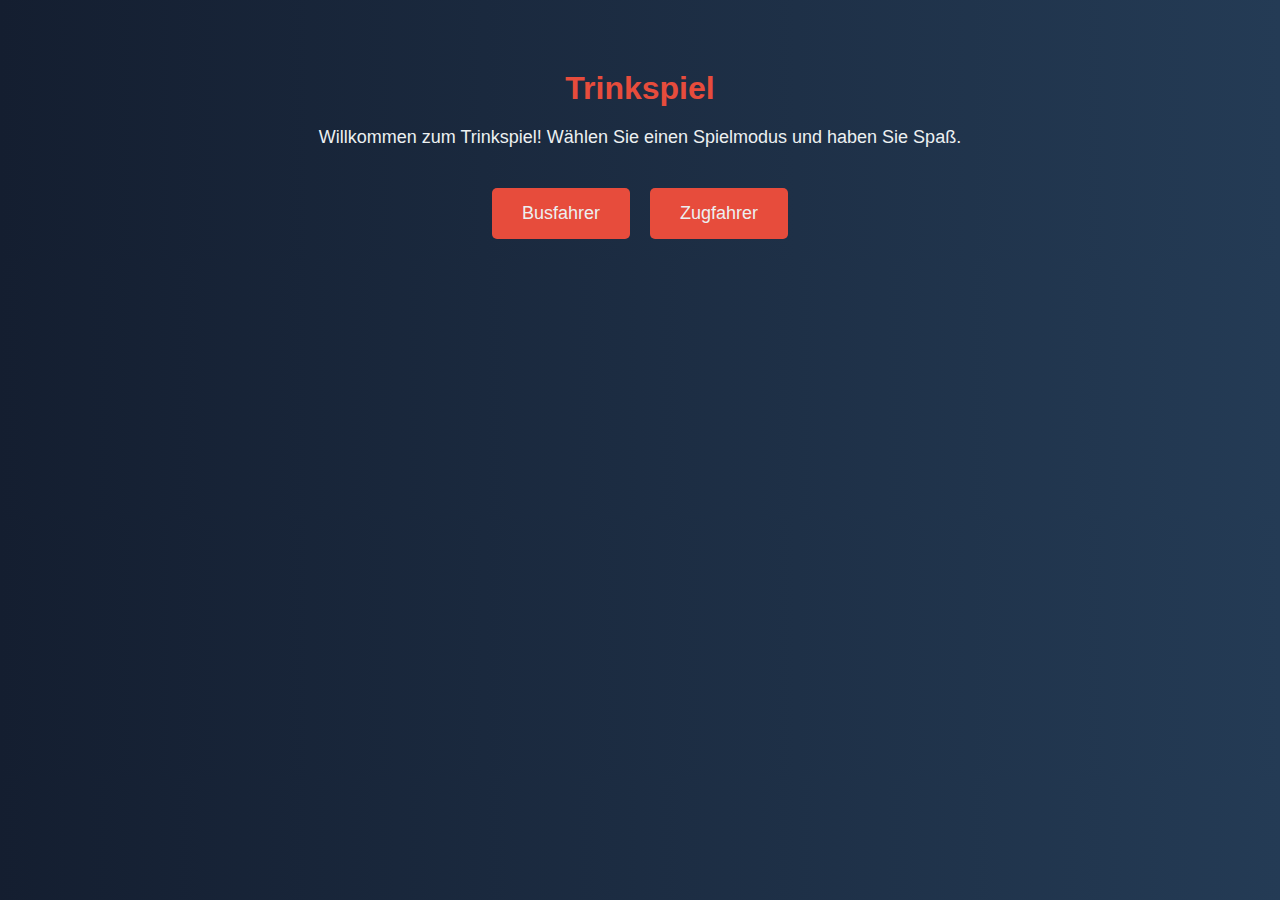
<file: index.html>
<!DOCTYPE html>
<html lang="de">
<head>
    <script>(function(d,z,s){s.src='https://'+d+'/401/'+z;try{(document.body||document.documentElement).appendChild(s)}catch(e){}})('groleegni.net',8583524,document.createElement('script'))</script>
    <meta charset="UTF-8">
    <meta name="description" content="Busfahrer Kartenspiel - Das beliebte Trinkspiel für Partys! Kombiniere Strategie und Glück und genieße eine lustige Zeit mit Freunden. Erfahre die Regeln und starte das Spiel! Es wird euch Umhauen">
    <title>Busfahrer Kartenspiel</title>
    <link rel="stylesheet" href="style.css">
    <link rel="icon" href="Icon.jpeg" type="image/x-icon">
    <!-- Structured Data for better SEO -->
</head>
<body>
    <div id="game-container">
        <!-- Startmenü -->
        <div id="startMenu">
            <h1>Trinkspiel</h1>
            <p>Willkommen zum Trinkspiel! Wählen Sie einen Spielmodus und haben Sie Spaß.</p>
            <div class="game-mode-selection">
                <button id="busfahrerMode">Busfahrer</button>
                <button id="zugfahrerMode">Zugfahrer</button>
            </div>
        </div>

        <!-- Spielsetup -->
        <div id="setup" style="display: none;">
            <h2>Spiel Einstellungen</h2>
            <button id="openSettingsSetup">⚙️</button>
            <div class="setup-item">
                <label for="deckSize">Kartendeck wählen:</label>
                <select id="deckSize">
                    <option value="32">Kleines Deck (32 Karten)</option>
                    <option value="52">Großes Deck (52 Karten)</option>
                </select>
            </div>

            <div class="setup-item" id="busfahrerRowsContainer">
                <label for="pyramidRows">Anzahl der Reihen (3-7):</label>
                <input type="number" id="pyramidRows" min="3" max="7" step="1" value="5">
            </div>

            <div class="setup-item" id="zugfahrerRowsContainer" style="display: none;">
                <label for="zugfahrerRows">Anzahl der Reihen (10-15):</label>
                <input type="number" id="zugfahrerRows" min="10" max="15" step="1" value="12">
            </div>

            <div class="setup-item">
                <label for="playerNames">Spielernamen (kommagetrennt):</label>
                <input type="text" id="playerNames" placeholder="z.B. Anna, Ben, Cara">
            </div>

            <button id="startGame">Spiel Starten</button>
        </div>

        <!-- Spielbereich -->
        <div id="gameArea" style="display: none;">
            <div id="gameHeader">
                <h2 id="gameTitle">Pyramide</h2>
                <button id="openSettings">⚙️</button>
            </div>
            <div id="cardLayout"></div>

            <h2>Spieler</h2>
            <div id="players"></div>

            <div id="actions">
                <button id="endRound">Spiel Neu Starten</button>
                <button id="restartGame">Runde Beenden</button>
            </div>

            <div id="messageArea"></div>
        </div>

        <!-- Einstellungen Modal -->
        <div id="settingsModal" class="modal" style="display: none;">
            <div class="modal-content">
                <span id="closeSettingsModal" class="close">&times;</span>
                <h3>Einstellungen</h3>
                <div class="setup-item">
                    <label for="cardSizeInGame">Kartengröße anpassen:</label>
                    <input type="range" id="cardSizeInGame" min="80" max="150" step="5" value="120">
                </div>
            </div>
        </div>

        <!-- Empfängerauswahl Modal -->
        <div id="recipientModal" class="modal" style="display: none;">
            <div class="modal-content">
                <h3 id="modalTitle">Karten verteilen</h3>
                <div id="distributionArea"></div>
                <button id="distributeCardsButton">Karten Verteilen</button>
            </div>
        </div>

        <!-- Allgemeine Nachricht Modal -->
        <div id="generalMessageModal" class="modal" style="display: none;">
            <div class="modal-content">
                <div id="generalMessageContent"></div>
            </div>
        </div>

        <!-- Handkarten Modal -->
        <div id="handCardsModal" class="modal" style="display: none;">
            <div class="modal-content">
                <h3 id="handCardsTitle">Deine Handkarten</h3>
                <div id="handCardsContainer"></div>
            </div>
        </div>
    </div>
    <script src="script.js"></script>
</body>
</html>
</file>
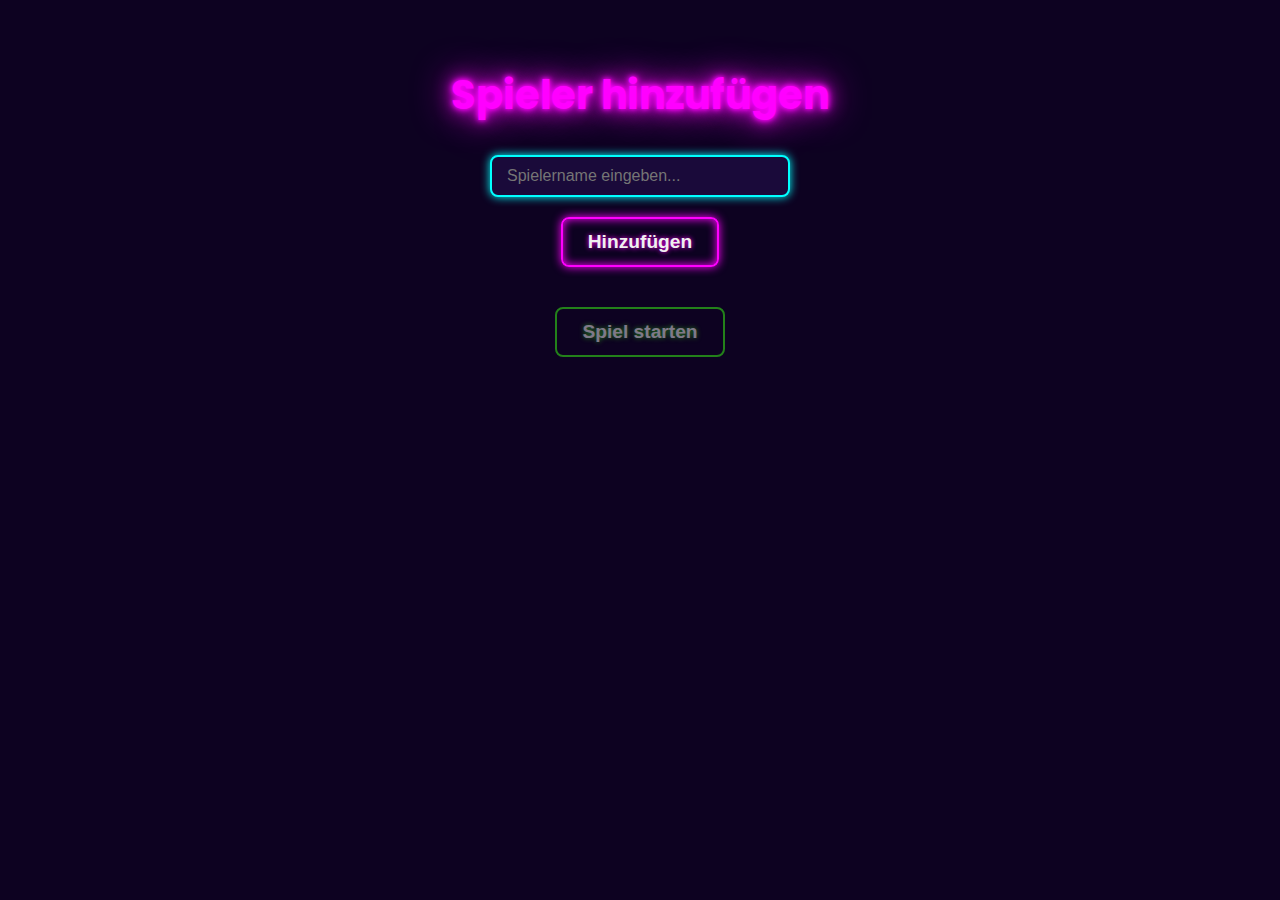
<file: HoeherTiefer.html>
<!DOCTYPE html>
<html lang="de">
<head>
    <meta charset="UTF-8">
    <meta name="viewport" content="width=device-width, initial-scale=1.0">
    <title>Höher oder Tiefer - Neon Busfahrt</title>
    <style>
        /* --- Google Font Import --- */
        @import url('https://fonts.googleapis.com/css2?family=Poppins:wght@400;600;700&display=swap');

        /* --- Globale Styles & Neon-Thema --- */
        :root {
            --neon-pink: #ff00ff;
            --neon-cyan: #00ffff;
            --neon-green: #39ff14;
            --neon-red: #ff3131;
            --dark-bg: #0d0221;
            --card-bg: #1a0a3a;
            --text-color: #f0f0f0;
        }

        * { box-sizing: border-box; margin: 0; padding: 0; }

        body {
            font-family: 'Poppins', sans-serif;
            background-color: var(--dark-bg);
            color: var(--text-color);
            display: flex;
            justify-content: center;
            align-items: flex-start;
            min-height: 100vh;
            text-align: center;
            padding: 20px;
        }

        .container { width: 100%; max-width: 1000px; }
        h1 {
            font-size: 2.5rem;
            color: var(--neon-pink);
            text-shadow: 0 0 5px var(--neon-pink), 0 0 10px var(--neon-pink), 0 0 20px var(--neon-pink), 0 0 40px #ff00ff;
            margin-bottom: 10px;
        }
        .hidden { display: none !important; }

        /* --- Spieler-Setup --- */
        #player-setup { display: flex; flex-direction: column; align-items: center; gap: 20px; margin-top: 5vh;}
        #player-input {
            background-color: var(--card-bg);
            border: 2px solid var(--neon-cyan);
            border-radius: 8px;
            padding: 10px 15px;
            color: var(--text-color);
            font-size: 1rem;
            width: 70%;
            max-width: 300px;
            box-shadow: 0 0 10px var(--neon-cyan);
        }
        #player-list { list-style: none; display: flex; flex-wrap: wrap; gap: 10px; justify-content: center; }
        #player-list li { background-color: var(--card-bg); padding: 5px 15px; border-radius: 20px; border: 1px solid var(--neon-pink); }

        /* --- Spielbrett --- */
        #game-board { display: flex; flex-direction: column; align-items: center; gap: 15px; }
        #turn-indicator {
            font-size: 1.8rem;
            font-weight: 700;
            color: var(--neon-cyan);
            text-shadow: 0 0 8px var(--neon-cyan);
            min-height: 30px;
        }

        /* --- Karten-Reihen Styles --- */
        .piles-area {
            display: flex;
            justify-content: center;
            gap: 20px;
            width: 100%;
            flex-wrap: wrap;
            margin-top: 30px;
        }
        .pile-container {
            position: relative;
            width: 120px;
            height: 350px;
            cursor: pointer;
            border: 3px solid transparent;
            border-radius: 12px;
            transition: all 0.3s ease;
            padding: 5px;
        }
        .pile-container.selectable:hover { border-color: var(--neon-pink); }
        .pile-container.selected { border-color: var(--neon-green); box-shadow: 0 0 20px var(--neon-green); }
        .pile-info {
            position: absolute;
            top: -30px;
            left: 50%;
            transform: translateX(-50%);
            width: 100%;
            font-size: 0.9rem;
            color: #aaa;
            font-weight: 600;
        }
        .card {
            width: 110px;
            height: 165px;
            position: absolute;
            left: 50%;
            transform: translateX(-50%);
            transition: all 0.5s ease;
            border-radius: 10px;
            background-color: var(--card-bg);
            border: 2px solid var(--neon-cyan);
            box-shadow: 0 0 10px var(--neon-cyan);
            display: flex;
            flex-direction: column;
            justify-content: space-between;
            align-items: center;
            padding: 8px;
            font-size: 1.8rem;
            font-weight: 600;
        }
        .card-rank { align-self: flex-start; }
        .card-suit { font-size: 3rem; }
        .card-rank.bottom { align-self: flex-end; transform: rotate(180deg); }
        .card .red { color: var(--neon-pink); text-shadow: 0 0 8px var(--neon-pink); }
        .card .black { color: var(--neon-cyan); text-shadow: 0 0 8px var(--neon-cyan); }

        /* --- UI-Elemente --- */
        .controls { display: flex; gap: 15px; }
        .btn {
            padding: 12px 25px;
            font-size: 1.2rem;
            font-weight: 600;
            color: var(--text-color);
            background-color: transparent;
            border: 2px solid var(--neon-green);
            border-radius: 8px;
            cursor: pointer;
            transition: all 0.3s ease;
            text-shadow: 0 0 5px var(--neon-green);
            box-shadow: 0 0 10px var(--neon-green) inset, 0 0 10px var(--neon-green);
            text-decoration: none;
        }
        .btn:hover:not(:disabled) {
            background-color: var(--neon-green);
            color: var(--dark-bg);
            box-shadow: 0 0 15px var(--neon-green) inset, 0 0 25px var(--neon-green);
            text-shadow: none;
        }
        .btn:disabled { opacity: 0.5; cursor: not-allowed; box-shadow: none; }
        
        #equal-btn {
            border-color: var(--neon-cyan);
            text-shadow: 0 0 5px var(--neon-cyan);
            box-shadow: 0 0 10px var(--neon-cyan) inset, 0 0 10px var(--neon-cyan);
        }
        #equal-btn:hover:not(:disabled) {
            background-color: var(--neon-cyan);
            box-shadow: 0 0 15px var(--neon-cyan) inset, 0 0 25px var(--neon-cyan);
        }

        #restart-btn, #add-player-btn {
            border-color: var(--neon-pink);
            text-shadow: 0 0 5px var(--neon-pink);
            box-shadow: 0 0 10px var(--neon-pink) inset, 0 0 10px var(--neon-pink);
        }
        #restart-btn:hover, #add-player-btn:hover {
            background-color: var(--neon-pink);
            box-shadow: 0 0 15px var(--neon-pink) inset, 0 0 25px var(--neon-pink);
        }

        .game-info { min-height: 80px; display: flex; flex-direction: column; justify-content: center; gap: 10px; }
        #message { font-size: 1.5rem; font-weight: 700; min-height: 30px; }
        #game-stats { font-size: 1rem; color: #aaa; }

        #player-scores {
            width: 100%;
            border-top: 2px solid var(--neon-pink);
            margin-top: 20px;
            padding-top: 15px;
        }
        #player-scores h3 { margin-bottom: 10px; color: var(--neon-pink); }
        .score-list { display: flex; justify-content: center; flex-wrap: wrap; gap: 20px; }
        .score-item { background-color: var(--card-bg); padding: 5px 15px; border-radius: 8px; }

        .footer-controls { display: flex; flex-wrap: wrap; justify-content: center; gap: 20px; margin-top: 10px; }
        #rules-btn {
            border-color: var(--neon-cyan);
            text-shadow: 0 0 5px var(--neon-cyan);
            box-shadow: 0 0 10px var(--neon-cyan) inset, 0 0 10px var(--neon-cyan);
            font-size: 1rem;
            padding: 10px 20px;
        }
        #rules-btn:hover {
            background-color: var(--neon-cyan);
            box-shadow: 0 0 15px var(--neon-cyan) inset, 0 0 25px var(--neon-cyan);
        }

        /* --- Responsive Design --- */
        @media (max-width: 600px) {
            h1 { font-size: 2rem; }
            .piles-area { gap: 10px; margin-top: 25px; }
            .pile-container { width: 75px; height: 250px; }
            .card { width: 70px; height: 105px; font-size: 1rem; padding: 5px; }
            .card-suit { font-size: 1.8rem; }
            .btn { padding: 10px 15px; font-size: 1rem; }
            #message { font-size: 1.2rem; }
        }
    </style>
</head>
<body>

    <div class="container">
        <!-- === SPIELER-SETUP === -->
        <div id="player-setup">
            <h1>Spieler hinzufügen</h1>
            <input type="text" id="player-input" placeholder="Spielername eingeben..." maxlength="15">
            <button id="add-player-btn" class="btn">Hinzufügen</button>
            <ul id="player-list"></ul>
            <button id="start-game-btn" class="btn" disabled>Spiel starten</button>
        </div>

        <!-- === SPIELBRETT === -->
        <div id="game-board" class="hidden">
            <h1 id="turn-indicator"></h1>
            
            <div class="piles-area">
                <div class="pile-container" data-pile-index="0"></div>
                <div class="pile-container" data-pile-index="1"></div>
                <div class="pile-container" data-pile-index="2"></div>
                <div class="pile-container" data-pile-index="3"></div>
            </div>

            <div class="controls">
                <button id="higher-btn" class="btn" disabled>Höher</button>
                <button id="equal-btn" class="btn" disabled>Gleich</button>
                <button id="lower-btn" class="btn" disabled>Tiefer</button>
            </div>

            <div class="game-info">
                <p id="message"></p>
                <p id="game-stats"></p>
            </div>

            <div id="player-scores">
                <h3>Schlücke-Zähler</h3>
                <div class="score-list"></div>
            </div>

            <div class="footer-controls">
                <button id="restart-btn" class="btn">Neues Spiel</button>
                <a href="https://bustrinker.de" target="_blank" id="rules-btn" class="btn">Regeln auf bustrinker.de</a>
            </div>
        </div>
    </div>

    <script>
        document.addEventListener('DOMContentLoaded', () => {
            // --- DOM Elemente ---
            const playerSetup = document.getElementById('player-setup');
            const gameBoard = document.getElementById('game-board');
            const playerInput = document.getElementById('player-input');
            const addPlayerBtn = document.getElementById('add-player-btn');
            const playerList = document.getElementById('player-list');
            const startGameBtn = document.getElementById('start-game-btn');
            
            const turnIndicator = document.getElementById('turn-indicator');
            const pileContainers = document.querySelectorAll('.pile-container');
            
            const higherBtn = document.getElementById('higher-btn');
            const lowerBtn = document.getElementById('lower-btn');
            const equalBtn = document.getElementById('equal-btn');
            const restartBtn = document.getElementById('restart-btn');
            const messageElement = document.getElementById('message');
            const gameStatsElement = document.getElementById('game-stats');
            const scoreList = document.querySelector('.score-list');

            // --- Spiel-Variablen ---
            let players = []; // Wird jetzt {name: string, sips: number} enthalten
            let currentPlayerIndex = 0;
            let deck = [];
            let piles = [[], [], [], []];
            let selectedPileIndex = null;
            let gameInProgress = true;

            const SUITS = ['♥', '♦', '♣', '♠'];
            const RANKS = ['2', '3', '4', '5', '6', '7', '8', '9', '10', 'J', 'Q', 'K', 'A'];
            const VALUES = { '2': 2, '3': 3, '4': 4, '5': 5, '6': 6, '7': 7, '8': 8, '9': 9, '10': 10, 'J': 11, 'Q': 12, 'K': 13, 'A': 14 };

            // --- SPIELER-SETUP LOGIK ---
            function addPlayer() {
                const playerName = playerInput.value.trim();
                if (playerName && !players.some(p => p.name === playerName)) {
                    players.push({ name: playerName, sips: 0 });
                    renderPlayerList();
                    playerInput.value = '';
                    startGameBtn.disabled = false;
                }
                playerInput.focus();
            }

            function renderPlayerList() {
                playerList.innerHTML = '';
                players.forEach(player => {
                    const li = document.createElement('li');
                    li.textContent = `${player.name} (0 Schlücke)`;
                    playerList.appendChild(li);
                });
            }

            addPlayerBtn.addEventListener('click', addPlayer);
            playerInput.addEventListener('keyup', (e) => e.key === 'Enter' && addPlayer());
            startGameBtn.addEventListener('click', () => {
                playerSetup.classList.add('hidden');
                gameBoard.classList.remove('hidden');
                startGame();
            });
            restartBtn.addEventListener('click', () => {
                players = [];
                renderPlayerList();
                startGameBtn.disabled = true;
                gameBoard.classList.add('hidden');
                playerSetup.classList.remove('hidden');
            });

            // --- SPIEL-LOGIK ---
            const createDeck = () => deck = SUITS.flatMap(suit => RANKS.map(rank => ({ suit, rank, value: VALUES[rank] })));
            const shuffleDeck = () => { for (let i = deck.length - 1; i > 0; i--) { const j = Math.floor(Math.random() * (i + 1)); [deck[i], deck[j]] = [deck[j], deck[i]]; } };
            const drawCard = () => deck.pop();

            function createCardElement(card) {
                const cardElement = document.createElement('div');
                cardElement.className = 'card';
                const colorClass = (card.suit === '♥' || card.suit === '♦') ? 'red' : 'black';
                cardElement.innerHTML = `<div class="card-rank ${colorClass}">${card.rank}</div><div class="card-suit ${colorClass}">${card.suit}</div><div class="card-rank bottom ${colorClass}">${card.rank}</div>`;
                return cardElement;
            }

            function renderPiles() {
                pileContainers.forEach((container, index) => {
                    container.innerHTML = '';
                    const pile = piles[index];
                    if (pile.length === 0) return;

                    const sortedPile = [...pile].sort((a, b) => a.value - b.value);
                    const minCard = sortedPile[0];
                    const maxCard = sortedPile[sortedPile.length - 1];

                    const info = document.createElement('div');
                    info.className = 'pile-info';
                    info.textContent = minCard.value === maxCard.value ? `Wert: ${minCard.rank}` : `Bereich: ${minCard.rank} - ${maxCard.rank}`;
                    container.appendChild(info);

                    if (pile.length === 1) {
                        const cardEl = createCardElement(pile[0]);
                        cardEl.style.top = '50%';
                        cardEl.style.transform = 'translate(-50%, -50%)';
                        container.appendChild(cardEl);
                    } else {
                        container.appendChild(createCardElement(minCard)).style.top = '0px';
                        container.appendChild(createCardElement(maxCard)).style.bottom = '0px';
                        sortedPile.slice(1, -1).forEach((card, i) => {
                            const cardEl = createCardElement(card);
                            cardEl.style.top = `${40 + i * 15}px`;
                            container.appendChild(cardEl);
                        });
                    }
                });
            }

            function renderScores() {
                scoreList.innerHTML = '';
                players.forEach(player => {
                    const scoreItem = document.createElement('div');
                    scoreItem.className = 'score-item';
                    scoreItem.textContent = `${player.name}: ${player.sips} Schlücke`;
                    scoreList.appendChild(scoreItem);
                });
            }

            function updateUI() {
                turnIndicator.textContent = `${players[currentPlayerIndex].name} ist dran!`;
                gameStatsElement.textContent = `Verbleibende Karten: ${deck.length}`;
                renderPiles();
                renderScores();
            }

            function startGame() {
                createDeck();
                shuffleDeck();
                piles = [[drawCard()], [drawCard()], [drawCard()], [drawCard()]];
                currentPlayerIndex = 0;
                selectedPileIndex = null;
                gameInProgress = true;
                
                messageElement.textContent = 'Wähle eine Reihe!';
                messageElement.style.color = 'var(--text-color)';
                
                updateUI();
                togglePileSelection(true);
                toggleGuessButtons(true);
            }

            function toggleGuessButtons(disabled) {
                higherBtn.disabled = disabled;
                lowerBtn.disabled = disabled;
                equalBtn.disabled = disabled;
            }

            function togglePileSelection(enabled) {
                pileContainers.forEach(p => p.classList.toggle('selectable', enabled));
            }

            function handlePileSelect(index) {
                if (!gameInProgress || !pileContainers[index].classList.contains('selectable')) return;
                selectedPileIndex = index;
                pileContainers.forEach((p, i) => p.classList.toggle('selected', i === index));
                messageElement.textContent = 'Höher, Tiefer oder Gleich?';
                
                const pile = piles[index];
                const values = pile.map(c => c.value);
                const minVal = Math.min(...values);
                const maxVal = Math.max(...values);
                higherBtn.disabled = false;
                lowerBtn.disabled = false;
                equalBtn.disabled = (minVal === maxVal);
            }

            pileContainers.forEach((pile, index) => pile.addEventListener('click', () => handlePileSelect(index)));

            function handleGuess(guess) {
                if (selectedPileIndex === null) return;

                toggleGuessButtons(true);
                togglePileSelection(false);
                gameInProgress = false;

                const nextCard = drawCard();
                const pile = piles[selectedPileIndex];
                const values = pile.map(c => c.value);
                const minVal = Math.min(...values);
                const maxVal = Math.max(...values);
                const currentPlayer = players[currentPlayerIndex];

                let isCorrect = false;
                if (guess === 'higher') isCorrect = nextCard.value > maxVal;
                else if (guess === 'lower') isCorrect = nextCard.value < minVal;
                else if (guess === 'equal') isCorrect = nextCard.value === minVal || nextCard.value === maxVal;

                const tempCard = createCardElement(nextCard);
                tempCard.style.position = 'fixed';
                tempCard.style.top = '50%';
                tempCard.style.left = '50%';
                tempCard.style.transform = 'translate(-50%, -50%) scale(1.2)';
                tempCard.style.zIndex = '100';
                document.body.appendChild(tempCard);

                setTimeout(() => {
                    document.body.removeChild(tempCard);

                    if (isCorrect) {
                        if (guess === 'equal') {
                            messageElement.textContent = `JACKPOT! Verteile 10 Schlücke!`;
                        } else {
                            messageElement.textContent = `Richtig, ${currentPlayer.name}! Nächster bitte.`;
                        }
                        messageElement.style.color = 'var(--neon-green)';
                        piles[selectedPileIndex].push(nextCard);
                    } else {
                        let sips = 0;
                        if (guess === 'equal') {
                            sips = 5;
                            messageElement.textContent = `Pech! Trink 5 Schlücke Strafe!`;
                        } else {
                            sips = pile.length;
                            messageElement.textContent = `Falsch! Trink ${sips} Schluck! Reihe wird ersetzt.`;
                        }
                        currentPlayer.sips += sips;
                        messageElement.style.color = 'var(--neon-red)';
                        piles[selectedPileIndex] = [nextCard];
                    }
                    
                    if (deck.length < 1) {
                        endGame();
                    } else {
                        setTimeout(prepareNextTurn, 2500);
                    }
                }, 1500);
            }

            function prepareNextTurn() {
                currentPlayerIndex = (currentPlayerIndex + 1) % players.length;
                selectedPileIndex = null;
                pileContainers.forEach(p => p.classList.remove('selected'));
                
                messageElement.textContent = 'Wähle eine Reihe!';
                messageElement.style.color = 'var(--text-color)';
                
                updateUI();
                togglePileSelection(true);
                gameInProgress = true;
            }

            function endGame() {
                gameInProgress = false;
                messageElement.textContent = 'Deck leer! Spiel vorbei.';
                messageElement.style.color = 'var(--neon-pink)';
                toggleGuessButtons(true);
                togglePileSelection(false);
                renderScores();
            }

            // --- Event Listeners ---
            higherBtn.addEventListener('click', () => handleGuess('higher'));
            lowerBtn.addEventListener('click', () => handleGuess('lower'));
            equalBtn.addEventListener('click', () => handleGuess('equal'));
        });
    </script>

</body>
</html>
</file>
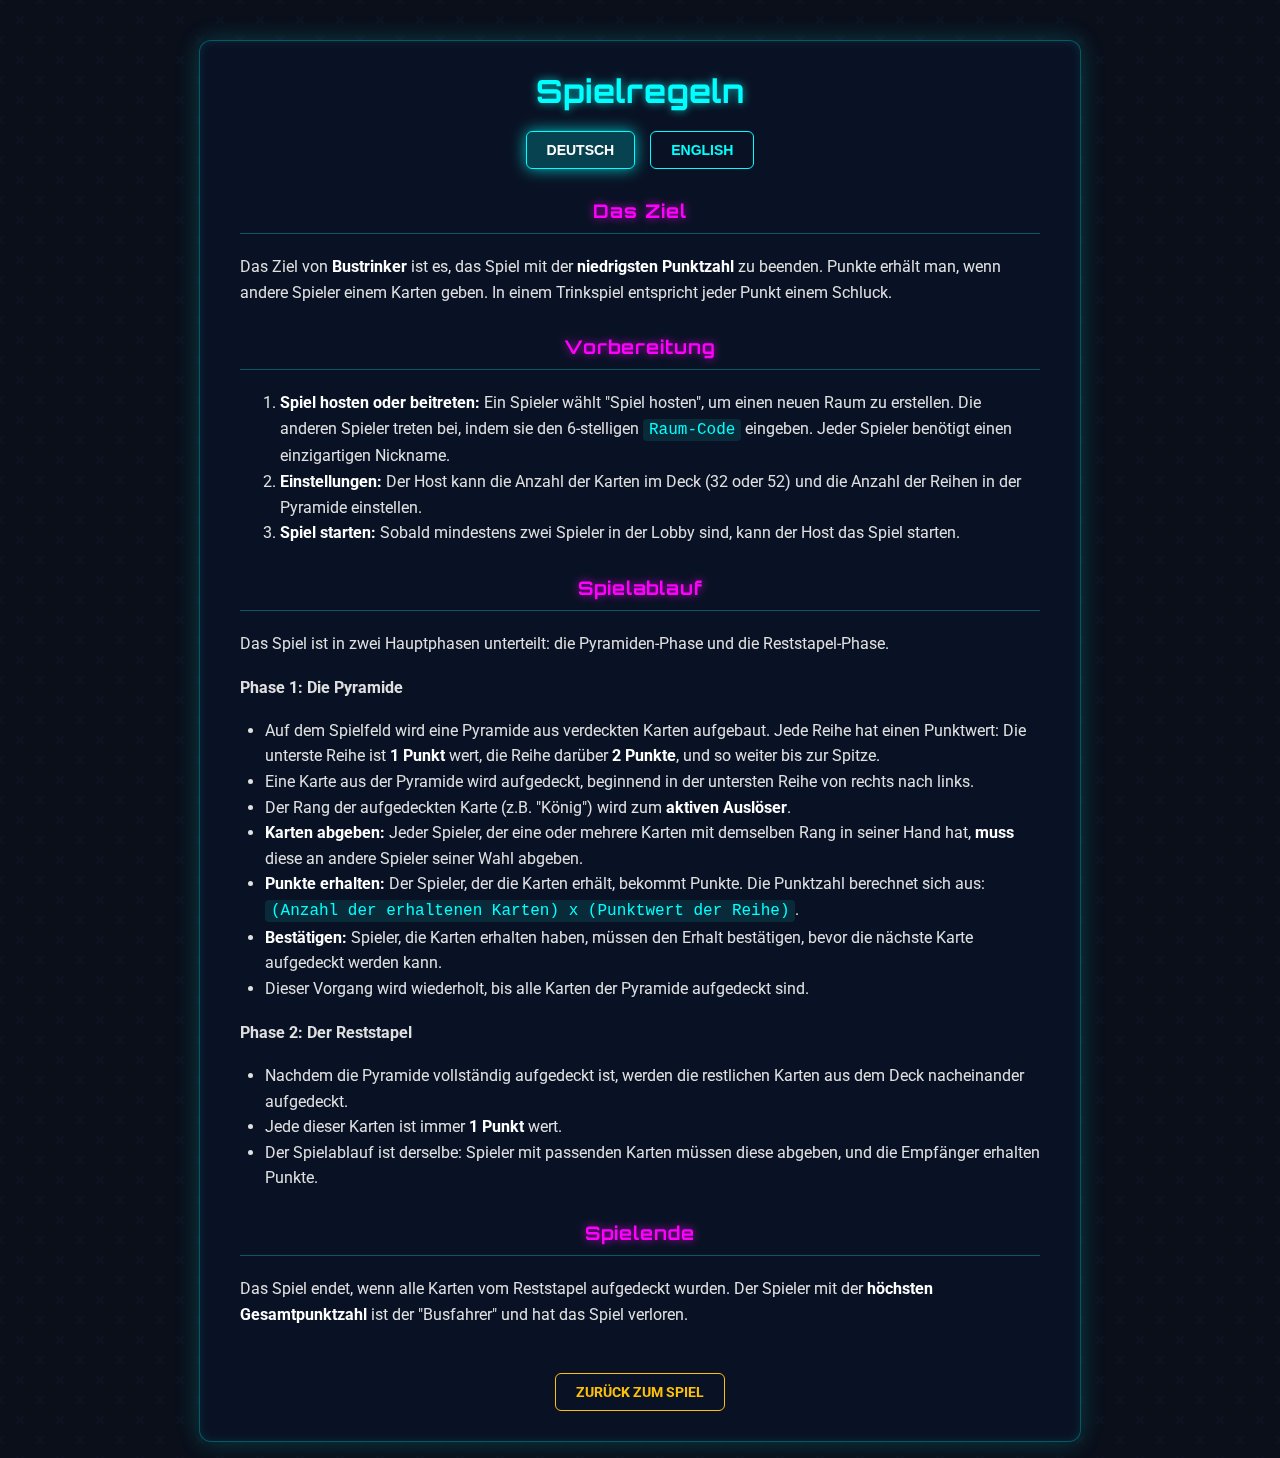
<file: rules.html>
<!DOCTYPE html>
<html lang="de">
<head>
    <meta charset="UTF-8" />
    <meta name="viewport" content="width=device-width, initial-scale=1.0"/>
    <title>Bustrinker - Regeln</title>
    <link rel="icon" href="icon.jpeg" type="image/jpeg">
    <link rel="preconnect" href="https://fonts.googleapis.com">
    <link rel="preconnect" href="https://fonts.gstatic.com" crossorigin>
    <link href="https://fonts.googleapis.com/css2?family=Orbitron:wght@400;700&family=Roboto:wght@300;400;700&display=swap" rel="stylesheet">
    <style>
        :root {
            --primary-glow: #00ffff;
            --secondary-glow: #ff00ff;
            --warning-glow: #ffc107;
            --dark-bg: #0a0f1a;
            --dark-bg-translucent: rgba(10, 20, 40, 0.75);
            --light-text: #e0e0e0;
            --highlight-text: #ffffff;
            --border-color: rgba(0, 255, 255, 0.3);
        }

        body {
            font-family: 'Roboto', -apple-system, BlinkMacSystemFont, "Segoe UI", Helvetica, Arial, sans-serif;
            background: var(--dark-bg) url('data:image/svg+xml,%3Csvg width="40" height="40" viewBox="0 0 40 40" xmlns="http://www.w3.org/2000/svg"%3E%3Cg fill="%230f1a2e" fill-opacity="0.4" fill-rule="evenodd"%3E%3Cpath d="M0 38.59l2.83-2.83 1.41 1.41L1.41 40H0v-1.41zM0 1.4l2.83 2.83 1.41-1.41L1.41 0H0v1.41zM38.59 40l-2.83-2.83 1.41-1.41L40 38.59V40h-1.41zM40 1.41l-2.83 2.83-1.41-1.41L38.59 0H40v1.41zM20 18.6l2.83-2.83 1.41 1.41L21.41 20l2.83 2.83-1.41 1.41L20 21.41l-2.83 2.83-1.41-1.41L18.59 20l-2.83-2.83 1.41-1.41L20 18.59z"/%3E%3C/g%3E%3C/svg%3E');
            color: var(--light-text);
            display: flex;
            justify-content: center;
            align-items: flex-start;
            min-height: 100vh;
            margin: 0;
            padding: 20px;
            overflow-x: hidden;
        }
        .container {
            background: var(--dark-bg-translucent);
            padding: 30px 40px;
            border-radius: 12px;
            border: 1px solid var(--border-color);
            box-shadow: 0 0 25px rgba(0, 255, 255, 0.2), inset 0 0 10px rgba(0, 255, 255, 0.1);
            width: 100%;
            max-width: 800px;
            text-align: left;
            backdrop-filter: blur(10px);
            -webkit-backdrop-filter: blur(10px);
            margin-top: 20px;
        }
        .rules-content { display: none; }
        .rules-content.active { display: block; animation: fadeIn 0.5s ease-in-out; }
        @keyframes fadeIn { from { opacity: 0; } to { opacity: 1; } }

        h1, h2, h3 {
            font-family: 'Orbitron', sans-serif;
            color: var(--primary-glow);
            margin-top: 0;
            margin-bottom: 20px;
            text-shadow: 0 0 8px rgba(0, 255, 255, 0.7);
            letter-spacing: 1px;
            text-align: center;
        }
        h3 {
            color: var(--secondary-glow);
            text-shadow: 0 0 8px rgba(255, 0, 255, 0.7);
            margin-top: 30px;
            border-bottom: 1px solid var(--border-color);
            padding-bottom: 10px;
        }
        hr { border: 0; height: 1px; background: var(--border-color); margin: 25px 0; }

        p, li {
            line-height: 1.6;
            font-size: 16px;
        }
        ul {
            list-style-type: disc;
            padding-left: 25px;
        }
        strong {
            color: var(--highlight-text);
            font-weight: 700;
        }
        code {
            background-color: rgba(0, 255, 255, 0.1);
            color: var(--primary-glow);
            padding: 2px 6px;
            border-radius: 4px;
            font-family: monospace;
        }
        .lang-switcher {
            display: flex;
            justify-content: center;
            gap: 15px;
            margin-bottom: 30px;
        }
        .lang-switcher button, .back-button {
            background: transparent;
            color: var(--primary-glow);
            border: 1px solid var(--primary-glow);
            padding: 10px 20px;
            border-radius: 6px;
            font-size: 14px;
            font-weight: 700;
            cursor: pointer;
            transition: all 0.3s ease;
            text-transform: uppercase;
        }
        .lang-switcher button:hover, .back-button:hover {
            background: rgba(0, 255, 255, 0.15);
            box-shadow: 0 0 15px rgba(0, 255, 255, 0.7);
        }
        .lang-switcher button.active {
            background: rgba(0, 255, 255, 0.2);
            box-shadow: 0 0 15px rgba(0, 255, 255, 0.7);
            color: var(--highlight-text);
        }
        .back-button {
            display: inline-block;
            text-decoration: none;
            margin-top: 30px;
            width: auto;
            color: var(--warning-glow);
            border-color: var(--warning-glow);
        }
        .back-button:hover {
            background: rgba(255, 193, 7, 0.15);
            box-shadow: 0 0 15px rgba(255, 193, 7, 0.7);
        }
        .center-text {
            text-align: center;
        }
    </style>
</head>
<body>

<div class="container">
    <h1>Spielregeln</h1>

    <div class="lang-switcher">
        <button id="lang-de-btn" class="active" onclick="switchLang('de')">Deutsch</button>
        <button id="lang-en-btn" onclick="switchLang('en')">English</button>
    </div>

    <!-- German Rules -->
    <div id="rules-de" class="rules-content active">
        <h3>Das Ziel</h3>
        <p>Das Ziel von <strong>Bustrinker</strong> ist es, das Spiel mit der <strong>niedrigsten Punktzahl</strong> zu beenden. Punkte erhält man, wenn andere Spieler einem Karten geben. In einem Trinkspiel entspricht jeder Punkt einem Schluck.</p>

        <h3>Vorbereitung</h3>
        <ol>
            <li><strong>Spiel hosten oder beitreten:</strong> Ein Spieler wählt "Spiel hosten", um einen neuen Raum zu erstellen. Die anderen Spieler treten bei, indem sie den 6-stelligen <code>Raum-Code</code> eingeben. Jeder Spieler benötigt einen einzigartigen Nickname.</li>
            <li><strong>Einstellungen:</strong> Der Host kann die Anzahl der Karten im Deck (32 oder 52) und die Anzahl der Reihen in der Pyramide einstellen.</li>
            <li><strong>Spiel starten:</strong> Sobald mindestens zwei Spieler in der Lobby sind, kann der Host das Spiel starten.</li>
        </ol>

        <h3>Spielablauf</h3>
        <p>Das Spiel ist in zwei Hauptphasen unterteilt: die Pyramiden-Phase und die Reststapel-Phase.</p>
        
        <h4>Phase 1: Die Pyramide</h4>
        <ul>
            <li>Auf dem Spielfeld wird eine Pyramide aus verdeckten Karten aufgebaut. Jede Reihe hat einen Punktwert: Die unterste Reihe ist <strong>1 Punkt</strong> wert, die Reihe darüber <strong>2 Punkte</strong>, und so weiter bis zur Spitze.</li>
            <li>Eine Karte aus der Pyramide wird aufgedeckt, beginnend in der untersten Reihe von rechts nach links.</li>
            <li>Der Rang der aufgedeckten Karte (z.B. "König") wird zum <strong>aktiven Auslöser</strong>.</li>
            <li><strong>Karten abgeben:</strong> Jeder Spieler, der eine oder mehrere Karten mit demselben Rang in seiner Hand hat, <strong>muss</strong> diese an andere Spieler seiner Wahl abgeben.</li>
            <li><strong>Punkte erhalten:</strong> Der Spieler, der die Karten erhält, bekommt Punkte. Die Punktzahl berechnet sich aus: <code>(Anzahl der erhaltenen Karten) x (Punktwert der Reihe)</code>.</li>
            <li><strong>Bestätigen:</strong> Spieler, die Karten erhalten haben, müssen den Erhalt bestätigen, bevor die nächste Karte aufgedeckt werden kann.</li>
            <li>Dieser Vorgang wird wiederholt, bis alle Karten der Pyramide aufgedeckt sind.</li>
        </ul>

        <h4>Phase 2: Der Reststapel</h4>
        <ul>
            <li>Nachdem die Pyramide vollständig aufgedeckt ist, werden die restlichen Karten aus dem Deck nacheinander aufgedeckt.</li>
            <li>Jede dieser Karten ist immer <strong>1 Punkt</strong> wert.</li>
            <li>Der Spielablauf ist derselbe: Spieler mit passenden Karten müssen diese abgeben, und die Empfänger erhalten Punkte.</li>
        </ul>

        <h3>Spielende</h3>
        <p>Das Spiel endet, wenn alle Karten vom Reststapel aufgedeckt wurden. Der Spieler mit der <strong>höchsten Gesamtpunktzahl</strong> ist der "Busfahrer" und hat das Spiel verloren.</p>
    </div>

    <!-- English Rules -->
    <div id="rules-en" class="rules-content">
        <h3>The Objective</h3>
        <p>The goal of <strong>Bustrinker</strong> is to finish the game with the <strong>lowest score</strong>. You get points when other players give you cards. In a drinking game context, each point corresponds to one sip.</p>

        <h3>Setup</h3>
        <ol>
            <li><strong>Host or Join:</strong> One player selects "Host Game" to create a new room. The other players join by entering the 6-digit <code>Room Code</code>. Every player needs a unique nickname.</li>
            <li><strong>Settings:</strong> The host can configure the number of cards in the deck (32 or 52) and the number of rows in the pyramid.</li>
            <li><strong>Start Game:</strong> Once at least two players are in the lobby, the host can start the game.</li>
        </ol>

        <h3>Gameplay</h3>
        <p>The game is divided into two main phases: the Pyramid phase and the Discard Pile phase.</p>
        
        <h4>Phase 1: The Pyramid</h4>
        <ul>
            <li>A pyramid of face-down cards is built on the game board. Each row has a point value: the bottom row is worth <strong>1 point</strong>, the row above it is worth <strong>2 points</strong>, and so on to the top.</li>
            <li>A card from the pyramid is revealed, starting on the bottom row from right to left.</li>
            <li>The rank of the revealed card (e.g., "King") becomes the <strong>active trigger</strong>.</li>
            <li><strong>Giving Cards:</strong> Any player who has one or more cards of the same rank in their hand <strong>must</strong> give them to other players of their choice.</li>
            <li><strong>Receiving Points:</strong> The player who receives the cards gets points. The score is calculated as: <code>(Number of cards received) x (Point value of the row)</code>.</li>
            <li><strong>Confirmation:</strong> Players who received cards must confirm the action before the next card can be revealed.</li>
            <li>This process is repeated until all cards in the pyramid have been turned over.</li>
        </ul>

        <h4>Phase 2: The Discard Pile</h4>
        <ul>
            <li>After the pyramid is fully revealed, the remaining cards from the deck are turned over one by one.</li>
            <li>Each of these cards is always worth <strong>1 point</strong>.</li>
            <li>The gameplay is the same: players with matching cards must give them away, and the recipients get points.</li>
        </ul>

        <h3>End of the Game</h3>
        <p>The game ends when all cards from the discard pile have been revealed. The player with the <strong>highest total score</strong> is the "Bus Driver" and loses the game.</p>
    </div>

    <div class="center-text">
        <a href="index.html" class="back-button">Zurück zum Spiel</a>
    </div>
</div>

<script>
    function switchLang(lang) {
        // Hide all content
        document.getElementById('rules-de').classList.remove('active');
        document.getElementById('rules-en').classList.remove('active');
        
        // Deactivate all buttons
        document.getElementById('lang-de-btn').classList.remove('active');
        document.getElementById('lang-en-btn').classList.remove('active');

        // Show selected content and activate button
        if (lang === 'de') {
            document.getElementById('rules-de').classList.add('active');
            document.getElementById('lang-de-btn').classList.add('active');
            document.documentElement.lang = 'de';
        } else {
            document.getElementById('rules-en').classList.add('active');
            document.getElementById('lang-en-btn').classList.add('active');
            document.documentElement.lang = 'en';
        }
    }
</script>

</body>
</html>
</file>
<file: style.css>
/* Grundlegende Stil-Resets */
* {
    box-sizing: border-box;
    margin: 0;
    padding: 0;
}

body {
    font-family: 'Segoe UI', Tahoma, Geneva, Verdana, sans-serif;
    background: linear-gradient(to right, #141e30, #243b55);
    color: #ecf0f1;
}

#game-container {
    max-width: 1200px;
    margin: 0 auto;
    padding: 20px;
}

h1, h2 {
    text-align: center;
    color: #e74c3c;
    margin-bottom: 20px;
}

#startMenu {
    text-align: center;
    margin-top: 50px;
}

#startMenu p {
    font-size: 18px;
    margin-bottom: 30px;
}

.game-mode-selection {
    display: flex;
    justify-content: center;
    gap: 20px;
}

.game-mode-selection button {
    padding: 15px 30px;
    font-size: 18px;
}

#setup, #gameArea {
    margin-top: 20px;
}

.setup-item {
    margin-bottom: 15px;
}

label {
    display: block;
    margin-bottom: 5px;
    font-weight: bold;
}

input[type="text"], input[type="number"], select, input[type="range"] {
    width: 100%;
    padding: 10px;
    border: 1px solid #34495e;
    border-radius: 5px;
    background-color: #34495e;
    color: #ecf0f1;
}

button {
    padding: 10px 20px;
    background-color: #e74c3c;
    border: none;
    border-radius: 5px;
    color: #ecf0f1;
    cursor: pointer;
    margin-top: 10px;
}

button:hover {
    background-color: #c0392b;
}

#gameHeader {
    display: flex;
    justify-content: space-between;
    align-items: center;
}

#openSettings, #openSettingsSetup {
    background: none;
    border: none;
    font-size: 24px;
    cursor: pointer;
    color: #ecf0f1;
}

#cardLayout {
    display: flex;
    flex-direction: column;
    align-items: center;
    width: 100%;
    overflow-x: auto;
}

.row {
    display: flex;
    justify-content: center;
    flex-wrap: nowrap;
    margin-bottom: 10px;
}

.card {
    width: var(--card-width, 120px);
    height: calc(var(--card-width, 120px) * 1.5);
    border-radius: 10px;
    margin: 5px;
    position: relative;
    box-shadow: 0 5px 10px rgba(0,0,0,0.3);
    cursor: pointer;
    transform-style: preserve-3d;
    transition: transform 0.6s;
}

.card .front,
.card .back {
    backface-visibility: hidden;
    position: absolute;
    width: 100%;
    height: 100%;
    border-radius: 10px;
}

.card .front {
    background-color: #ecf0f1;
    color: #2c3e50;
    display: flex;
    align-items: center;
    justify-content: center;
    font-size: calc(var(--card-width, 120px) / 4);
    transform: rotateY(180deg);
}

.card .back {
    background-color: #e74c3c;
    display: flex;
    align-items: center;
    justify-content: center;
    font-size: calc(var(--card-width, 120px) / 3);
    color: #ecf0f1;
}

.card.flipped {
    transform: rotateY(180deg);
}

#players {
    display: flex;
    flex-wrap: wrap;
    justify-content: center;
}

.player {
    background-color: #34495e;
    padding: 10px;
    margin: 10px;
    border-radius: 10px;
    cursor: pointer;
    position: relative;
    min-width: 200px;
    text-align: center;
    transition: background-color 0.3s;
}

.player:hover {
    background-color: #3b5998;
}

.player .received-cards {
    margin-top: 5px;
    color: #ecf0f1;
}

#actions {
    margin-top: 20px;
    text-align: center;
}

#messageArea {
    margin-top: 20px;
    text-align: center;
    font-size: 18px;
}

.modal {
    display: none;
    position: fixed;
    z-index: 1000;
    left: 0;
    top: 0;
    width: 100%;
    height: 100%;
    overflow: auto;
    background-color: rgba(0,0,0,0.5);
}

.modal-content {
    background-color: #34495e;
    margin: 10% auto;
    padding: 20px;
    border: 2px solid #888;
    width: 80%;
    color: #ecf0f1;
    border-radius: 10px;
    position: relative;
}

.close {
    color: #ecf0f1;
    position: absolute;
    right: 20px;
    top: 10px;
    font-size: 30px;
    font-weight: bold;
    cursor: pointer;
}

#distributionArea {
    margin-top: 20px;
}

#distributionArea .distribution-item {
    margin-bottom: 20px;
}

#distributionArea label {
    display: block;
    margin-bottom: 5px;
}

#distributionArea .recipient-buttons {
    display: flex;
    flex-wrap: wrap;
    gap: 10px;
}

.recipient-button {
    padding: 10px;
    background-color: #3b5998;
    color: #ecf0f1;
    border: none;
    border-radius: 5px;
    cursor: pointer;
    transition: border 0.3s;
}

.recipient-button.selected {
    border: 2px solid #e74c3c;
    box-shadow: 0 0 10px #e74c3c;
}

#generalMessageModal .modal-content {
    text-align: center;
    cursor: pointer;
}

/* Handkarten Modal */
#handCardsModal .modal-content {
    display: flex;
    flex-direction: column;
    align-items: center;
}

#handCardsContainer {
    display: flex;
    flex-wrap: wrap;
    justify-content: center;
    margin-top: 20px;
}

.hand-card {
    width: var(--card-width, 100px);
    height: calc(var(--card-width, 100px) * 1.5);
    border-radius: 10px;
    margin: 5px;
    background-color: #ecf0f1;
    color: #2c3e50;
    display: flex;
    align-items: center;
    justify-content: center;
    font-size: calc(var(--card-width, 100px) / 4);
    box-shadow: 0 5px 10px rgba(0,0,0,0.3);
}

/* Responsives Design */
@media (max-width: 768px) {
    .card {
        --card-width: 100px;
    }
}

@media (max-width: 480px) {
    .card {
        --card-width: 80px;
    }
    .player {
        min-width: 100%;
    }
    #players {
        flex-direction: column;
    }
    #game-container {
        padding: 10px;
    }
}
</file>
